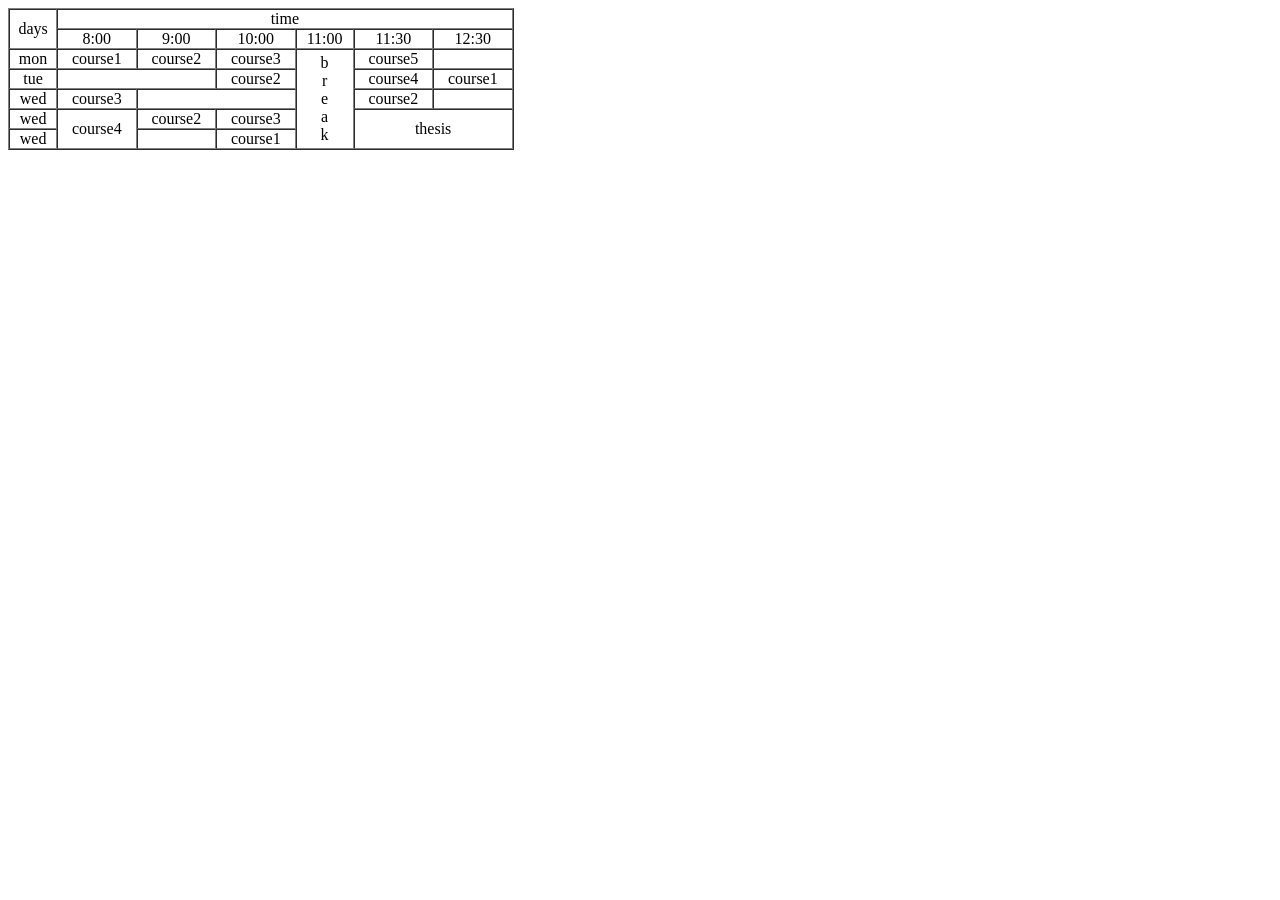
<file: Day02/AnhNH/baitap2.html>
<!DOCTYPE html>
<html lang="en">

<head>
    <meta charset="UTF-8">
    <meta http-equiv="X-UA-Compatible" content="IE=edge">
    <meta name="viewport" content="width=device-width, initial-scale=1.0">
    <title>bài tập 2</title>
</head>
<!-- <style>
    table {
        border-collapse: collapse;
    }

    td {
        border: 1px solid black;
    }
</style> -->

<body>
    <table style="width: 40%; text-align: center;" border="1" cellpadding="0" cellspacing="0">
        <tr>
            <td rowspan="2">days</td>
            <td colspan="6">time</td>
            </td>
        </tr>
        <tr>
            <td>8:00</td>
            <td>9:00</td>
            <td>10:00</td>
            <td>11:00</td>
            <td>11:30</td>
            <td>12:30</td>
        </tr>
        <tr>
            <td>mon</td>
            <td>course1</td>
            <td>course2</td>
            <td>course3</td>
            <td rowspan="5">b<br>r<br>e<br>a<br>k</td>
            <td>course5</td>
            <td></td>
        </tr>
        <tr>
            <td>tue</td>
            <td colspan="2"></td>
            <td>course2</td>
            <td>course4</td>
            <td>course1</td>
        </tr>
        <tr>
            <td>wed</td>
            <td>course3</td>
            <td colspan="2"></td>
            <td>course2</td>
            <td></td>
        </tr>
        <tr>
            <td>wed</td>
            <td rowspan="2">course4</td>
            <td>course2</td>
            <td>course3</td>
            <td colspan="2" rowspan="2">thesis</td>
        </tr>
        <tr>
            <td>wed</td>
            <td></td>
            <td>course1</td>

        </tr>
    </table>
</body>

</html>
</file>
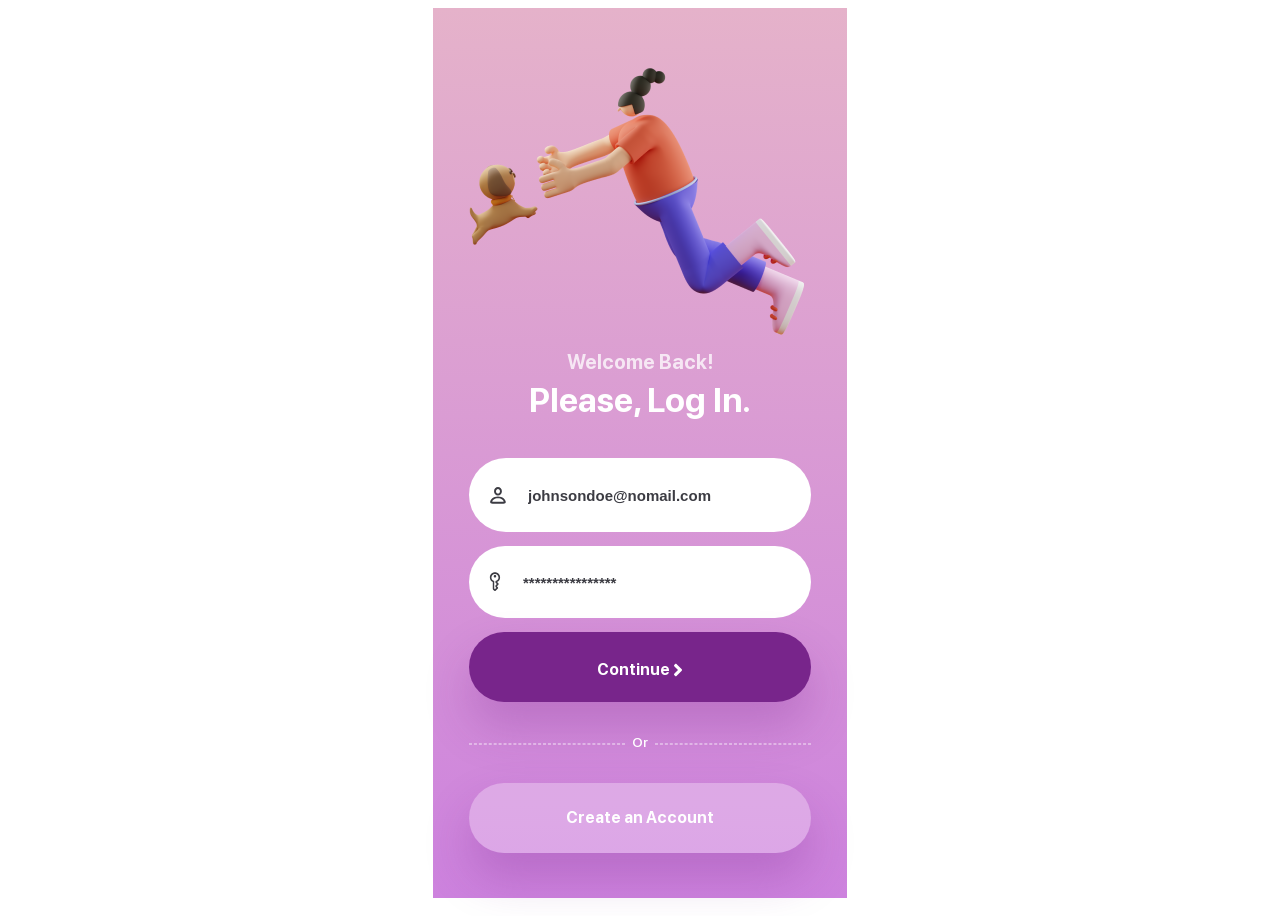
<file: Day15/AnhNH/OOCSS+BEM/sign-up.html>
<!DOCTYPE html>
<html lang="en">

<head>
    <meta charset="UTF-8">
    <meta http-equiv="X-UA-Compatible" content="IE=edge">
    <meta name="viewport" content="width=device-width, initial-scale=1.0">
    <link rel="stylesheet" href="css/style.css">
    <title>sign up</title>
</head>

<body>
    <main class="layout layout-up">
        <img src="./img/Mask Group.png" alt="" class="signup__image" />
        <h4 class="layout__h4">Welcome Back!</h4>
        <h2 class="layout__h2">Please, Log In.</h2>
        <form action="#" method="post" class="form form__signup">
            <div class="form__row">
                <svg xmlns="http://www.w3.org/2000/svg" width="17" height="18" viewBox="0 0 14 15" fill="none"
                    class="form__row-icon">
                    <path
                        d="M7.38623 7.92432C9.21729 7.92432 10.6748 6.34229 10.6748 4.36475C10.6748 2.4458 9.20264 0.885742 7.38623 0.885742C5.58447 0.885742 4.09766 2.46045 4.10498 4.37207C4.1123 6.34229 5.5625 7.92432 7.38623 7.92432ZM7.38623 6.33496C6.48535 6.33496 5.73096 5.48535 5.73096 4.37207C5.72363 3.31006 6.49268 2.4751 7.38623 2.4751C8.29443 2.4751 9.04883 3.30273 9.04883 4.36475C9.04883 5.47803 8.30176 6.33496 7.38623 6.33496ZM2.88916 14.7944H11.8906C13.2383 14.7944 13.9048 14.333 13.9048 13.3662C13.9048 11.1836 11.2241 8.67139 7.38623 8.67139C3.54834 8.67139 0.867676 11.1836 0.867676 13.3662C0.867676 14.333 1.53418 14.7944 2.88916 14.7944ZM2.87451 13.2051C2.73535 13.2051 2.68408 13.1465 2.68408 13.0439C2.68408 12.0771 4.40527 10.2607 7.38623 10.2607C10.3672 10.2607 12.0884 12.0771 12.0884 13.0439C12.0884 13.1465 12.0444 13.2051 11.8979 13.2051H2.87451Z"
                        fill="#3C3C43" />
                </svg>
                <input type="email" name="email" placeholder="johnsondoe@nomail.com" class="form__row-input" />
            </div>
            <div class="form__row form__row-pass">
                <svg xmlns="http://www.w3.org/2000/svg" width="12" height="20" viewBox="0 0 12 20" fill="none"
                    class="form__row-icon">
                    <path
                        d="M5.3208 18.7354C5.72363 19.0796 6.26562 19.1162 6.63916 18.7427L8.90234 16.4868C9.26855 16.1133 9.26123 15.5347 8.8877 15.1685L7.91357 14.187L9.41504 12.6855C9.77393 12.3193 9.77393 11.7407 9.40771 11.3672L8.08203 10.0415C10.0156 9.01611 11.0923 7.36084 11.0923 5.42725C11.0923 2.60742 8.81445 0.32959 5.97998 0.32959C3.13818 0.32959 0.867676 2.6001 0.867676 5.42725C0.867676 7.41943 1.98828 9.20654 3.77539 10.0562V16.853C3.77539 17.146 3.87061 17.4902 4.12695 17.71L5.3208 18.7354ZM5.97998 17.168L5.21094 16.4062V8.88428C3.63623 8.56201 2.43506 7.14111 2.43506 5.42725C2.43506 3.479 4.01709 1.9043 5.97998 1.9043C7.93555 1.9043 9.51025 3.479 9.51025 5.42725C9.51025 7.12646 8.30176 8.56934 6.49268 8.9209V10.686L7.83301 12.041L6.43408 13.418V14.9414L7.32031 15.813L5.97998 17.168ZM5.97998 5.41992C6.66846 5.41992 7.2251 4.85596 7.2251 4.1748C7.2251 3.48633 6.66846 2.92969 5.97998 2.92969C5.28418 2.92969 4.73486 3.479 4.73486 4.1748C4.73486 4.85596 5.2915 5.41992 5.97998 5.41992Z"
                        fill="#3C3C43" />
                </svg>
                <input type="password" name="password" placeholder="****************" class="form__row-input" />
            </div>
            <button type="submit" class="layout__btn layout__btn-up">Continue <svg xmlns="http://www.w3.org/2000/svg" heght="10" width="10"
                    aria-hidden="true" focusable="false" data-prefix="fas" data-icon="angle-right"
                    class="angle-right" role="img" viewBox="0 0 256 512">
                    <path fill="currentColor"
                        d="M224.3 273l-136 136c-9.4 9.4-24.6 9.4-33.9 0l-22.6-22.6c-9.4-9.4-9.4-24.6 0-33.9l96.4-96.4-96.4-96.4c-9.4-9.4-9.4-24.6 0-33.9L54.3 103c9.4-9.4 24.6-9.4 33.9 0l136 136c9.5 9.4 9.5 24.6.1 34z" />
                </svg></button>
            <div class="layout__separator">Or</div>
            <a href="singn-in.html" class="layout__btn btn-link"> Create an Account</a>
        </form>
    </main>
</body>

</html>
</file>
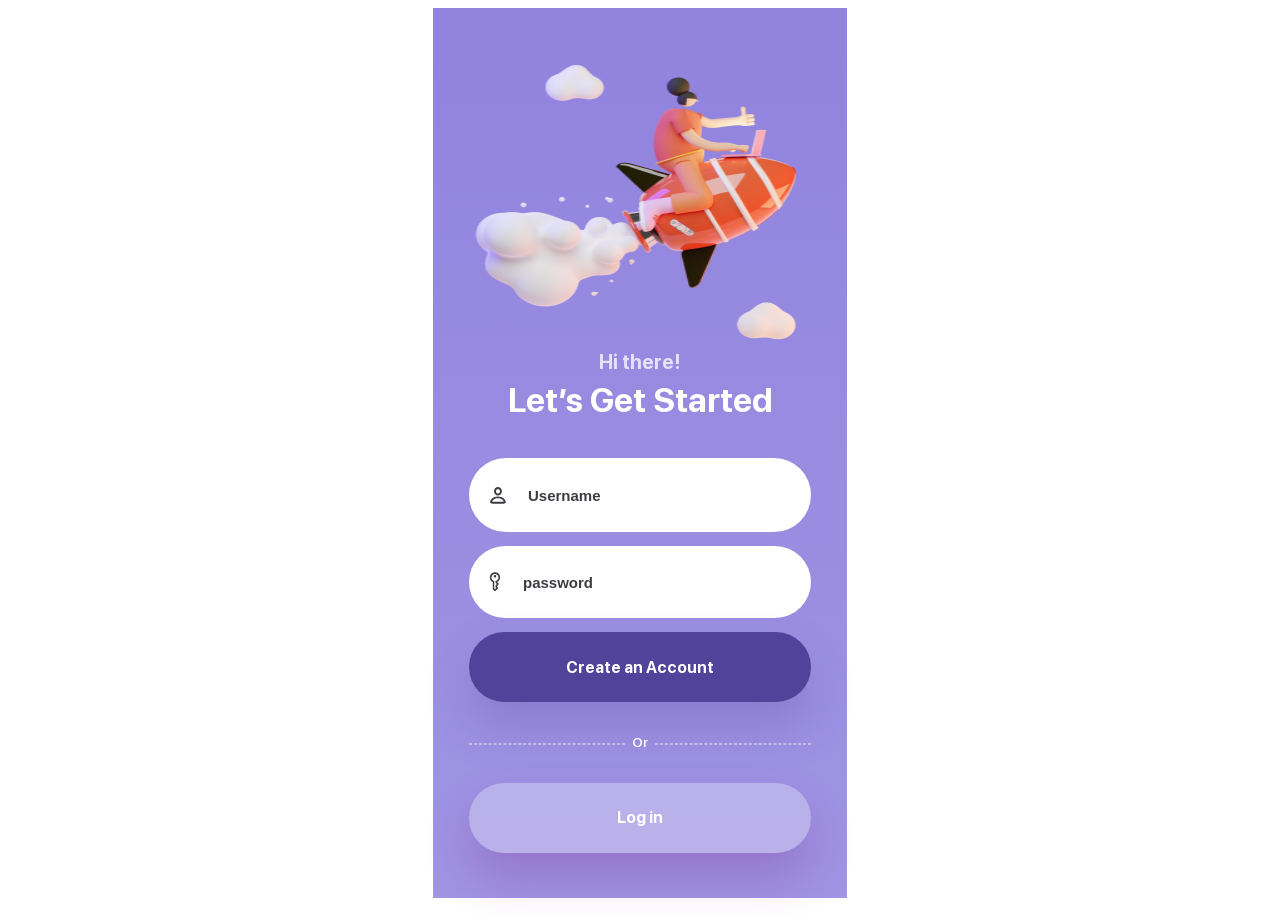
<file: Day15/AnhNH/OOCSS+BEM/singn-in.html>
<!DOCTYPE html>
<html lang="en">

<head>
    <meta charset="UTF-8">
    <meta http-equiv="X-UA-Compatible" content="IE=edge">
    <meta name="viewport" content="width=device-width, initial-scale=1.0">
    <link rel="stylesheet" href="css/style.css">
    <title>sign in</title>
</head>

<body>
    <main class="layout layout-in">
        <img src="./img/Mask Group2.png" alt="" class="signin__image" />
        <h4 class="layout__h4">Hi there!</h4>
        <h2 class="layout__h2">Let’s Get Started</h2>
        <form action="#" method="post" class="form form__signup">
            <div class="form__row">
                <svg xmlns="http://www.w3.org/2000/svg" width="17" height="18" viewBox="0 0 14 15" fill="none"
                    class="form__row-icon">
                    <path
                        d="M7.38623 7.92432C9.21729 7.92432 10.6748 6.34229 10.6748 4.36475C10.6748 2.4458 9.20264 0.885742 7.38623 0.885742C5.58447 0.885742 4.09766 2.46045 4.10498 4.37207C4.1123 6.34229 5.5625 7.92432 7.38623 7.92432ZM7.38623 6.33496C6.48535 6.33496 5.73096 5.48535 5.73096 4.37207C5.72363 3.31006 6.49268 2.4751 7.38623 2.4751C8.29443 2.4751 9.04883 3.30273 9.04883 4.36475C9.04883 5.47803 8.30176 6.33496 7.38623 6.33496ZM2.88916 14.7944H11.8906C13.2383 14.7944 13.9048 14.333 13.9048 13.3662C13.9048 11.1836 11.2241 8.67139 7.38623 8.67139C3.54834 8.67139 0.867676 11.1836 0.867676 13.3662C0.867676 14.333 1.53418 14.7944 2.88916 14.7944ZM2.87451 13.2051C2.73535 13.2051 2.68408 13.1465 2.68408 13.0439C2.68408 12.0771 4.40527 10.2607 7.38623 10.2607C10.3672 10.2607 12.0884 12.0771 12.0884 13.0439C12.0884 13.1465 12.0444 13.2051 11.8979 13.2051H2.87451Z"
                        fill="#3C3C43" />
                </svg>
                <input type="text" name="email" placeholder="Username" class="form__row-input" />
            </div>
            <div class="form__row form__row-pass">
                <svg xmlns="http://www.w3.org/2000/svg" width="12" height="20" viewBox="0 0 12 20" fill="none"
                    class="form__row-icon">
                    <path
                        d="M5.3208 18.7354C5.72363 19.0796 6.26562 19.1162 6.63916 18.7427L8.90234 16.4868C9.26855 16.1133 9.26123 15.5347 8.8877 15.1685L7.91357 14.187L9.41504 12.6855C9.77393 12.3193 9.77393 11.7407 9.40771 11.3672L8.08203 10.0415C10.0156 9.01611 11.0923 7.36084 11.0923 5.42725C11.0923 2.60742 8.81445 0.32959 5.97998 0.32959C3.13818 0.32959 0.867676 2.6001 0.867676 5.42725C0.867676 7.41943 1.98828 9.20654 3.77539 10.0562V16.853C3.77539 17.146 3.87061 17.4902 4.12695 17.71L5.3208 18.7354ZM5.97998 17.168L5.21094 16.4062V8.88428C3.63623 8.56201 2.43506 7.14111 2.43506 5.42725C2.43506 3.479 4.01709 1.9043 5.97998 1.9043C7.93555 1.9043 9.51025 3.479 9.51025 5.42725C9.51025 7.12646 8.30176 8.56934 6.49268 8.9209V10.686L7.83301 12.041L6.43408 13.418V14.9414L7.32031 15.813L5.97998 17.168ZM5.97998 5.41992C6.66846 5.41992 7.2251 4.85596 7.2251 4.1748C7.2251 3.48633 6.66846 2.92969 5.97998 2.92969C5.28418 2.92969 4.73486 3.479 4.73486 4.1748C4.73486 4.85596 5.2915 5.41992 5.97998 5.41992Z"
                        fill="#3C3C43" />
                </svg>
                <input type="password" name="password" placeholder="password" class="form__row-input" />
            </div>
            <button type="submit" class="layout__btn layout__btn-in">Create an Account</button>
            <div class="layout__separator">Or</div>
            <a href="sign-up.html" class="layout__btn btn-link"> Log in</a>
        </form>
    </main>
</body>

</html>
</file>
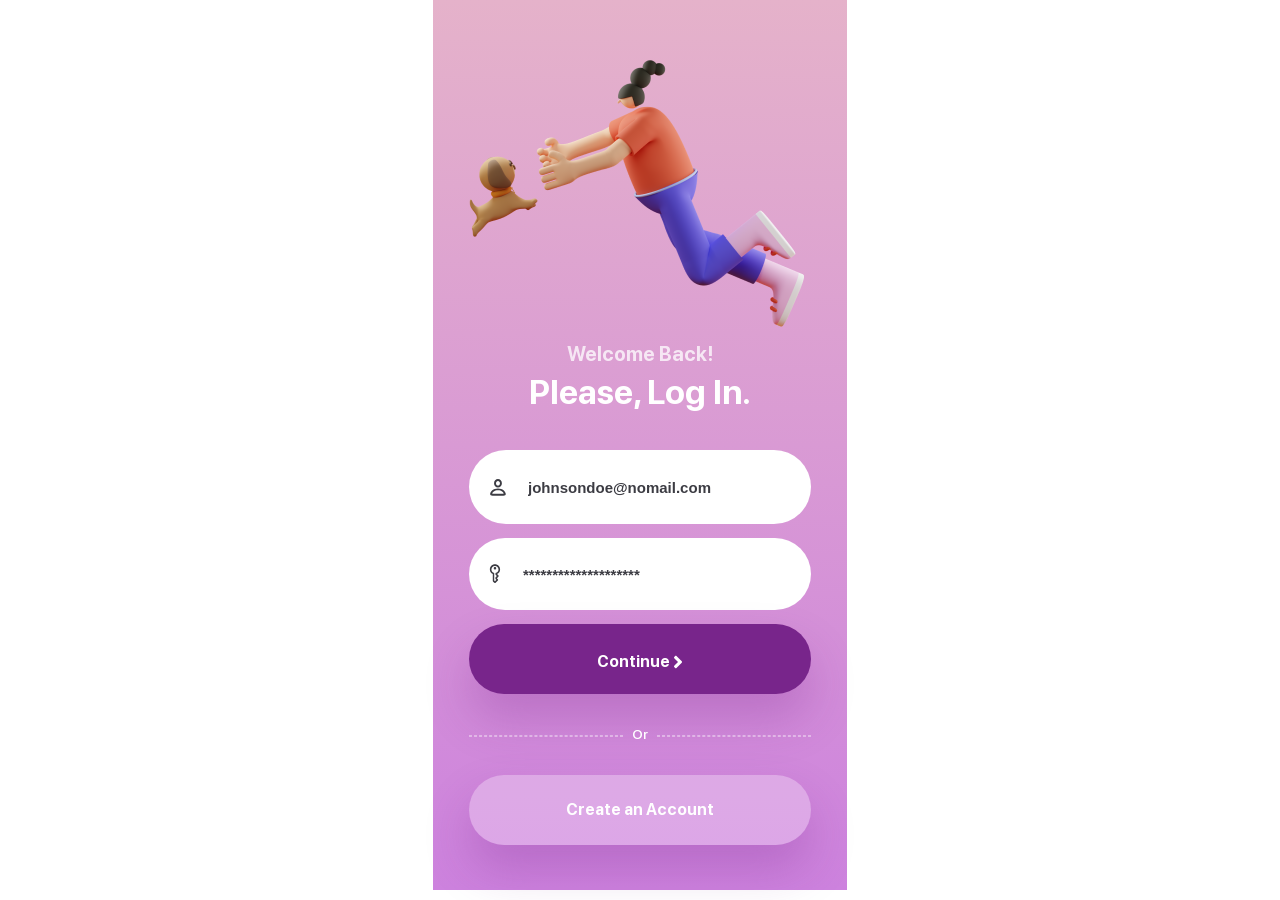
<file: Day15/AnhNH/OOCSS+SMACSS/sign-up.html>
<!DOCTYPE html>
<html lang="en">

<head>
    <meta charset="UTF-8">
    <meta http-equiv="X-UA-Compatible" content="IE=edge">
    <meta name="viewport" content="width=device-width, initial-scale=1.0">
    <link rel="stylesheet" href="css/style.css">
    <title>sign up</title>
</head>

<body>
    <main class="layout layout-up">
        <img src="./img/Mask Group.png" alt="" class="signup__image" />
        <h4 class="layout__h4">Welcome Back!</h4>
        <h2 class="layout__h2">Please, Log In.</h2>
        <form action="#" method="post" class="form form__signup">
            <div class="form__row">
                <svg xmlns="http://www.w3.org/2000/svg" width="17" height="18" viewBox="0 0 14 15" fill="none"
                    class="form__row-icon">
                    <path
                        d="M7.38623 7.92432C9.21729 7.92432 10.6748 6.34229 10.6748 4.36475C10.6748 2.4458 9.20264 0.885742 7.38623 0.885742C5.58447 0.885742 4.09766 2.46045 4.10498 4.37207C4.1123 6.34229 5.5625 7.92432 7.38623 7.92432ZM7.38623 6.33496C6.48535 6.33496 5.73096 5.48535 5.73096 4.37207C5.72363 3.31006 6.49268 2.4751 7.38623 2.4751C8.29443 2.4751 9.04883 3.30273 9.04883 4.36475C9.04883 5.47803 8.30176 6.33496 7.38623 6.33496ZM2.88916 14.7944H11.8906C13.2383 14.7944 13.9048 14.333 13.9048 13.3662C13.9048 11.1836 11.2241 8.67139 7.38623 8.67139C3.54834 8.67139 0.867676 11.1836 0.867676 13.3662C0.867676 14.333 1.53418 14.7944 2.88916 14.7944ZM2.87451 13.2051C2.73535 13.2051 2.68408 13.1465 2.68408 13.0439C2.68408 12.0771 4.40527 10.2607 7.38623 10.2607C10.3672 10.2607 12.0884 12.0771 12.0884 13.0439C12.0884 13.1465 12.0444 13.2051 11.8979 13.2051H2.87451Z"
                        fill="#3C3C43" />
                </svg>
                <input type="email" name="email" placeholder="johnsondoe@nomail.com" class="form__row-input" />
            </div>
            <div class="form__row form__row-pass">
                <svg xmlns="http://www.w3.org/2000/svg" width="12" height="20" viewBox="0 0 12 20" fill="none"
                    class="form__row-icon">
                    <path
                        d="M5.3208 18.7354C5.72363 19.0796 6.26562 19.1162 6.63916 18.7427L8.90234 16.4868C9.26855 16.1133 9.26123 15.5347 8.8877 15.1685L7.91357 14.187L9.41504 12.6855C9.77393 12.3193 9.77393 11.7407 9.40771 11.3672L8.08203 10.0415C10.0156 9.01611 11.0923 7.36084 11.0923 5.42725C11.0923 2.60742 8.81445 0.32959 5.97998 0.32959C3.13818 0.32959 0.867676 2.6001 0.867676 5.42725C0.867676 7.41943 1.98828 9.20654 3.77539 10.0562V16.853C3.77539 17.146 3.87061 17.4902 4.12695 17.71L5.3208 18.7354ZM5.97998 17.168L5.21094 16.4062V8.88428C3.63623 8.56201 2.43506 7.14111 2.43506 5.42725C2.43506 3.479 4.01709 1.9043 5.97998 1.9043C7.93555 1.9043 9.51025 3.479 9.51025 5.42725C9.51025 7.12646 8.30176 8.56934 6.49268 8.9209V10.686L7.83301 12.041L6.43408 13.418V14.9414L7.32031 15.813L5.97998 17.168ZM5.97998 5.41992C6.66846 5.41992 7.2251 4.85596 7.2251 4.1748C7.2251 3.48633 6.66846 2.92969 5.97998 2.92969C5.28418 2.92969 4.73486 3.479 4.73486 4.1748C4.73486 4.85596 5.2915 5.41992 5.97998 5.41992Z"
                        fill="#3C3C43" />
                </svg>
                <input type="password" name="password" placeholder="********************" class="form__row-input" />
            </div>
            <button type="submit" class="layout__btn layout__btn-up">Continue <svg xmlns="http://www.w3.org/2000/svg" heght="10" width="10"
                    aria-hidden="true" focusable="false" data-prefix="fas" data-icon="angle-right"
                    class="angle-right" role="img" viewBox="0 0 256 512">
                    <path fill="currentColor"
                        d="M224.3 273l-136 136c-9.4 9.4-24.6 9.4-33.9 0l-22.6-22.6c-9.4-9.4-9.4-24.6 0-33.9l96.4-96.4-96.4-96.4c-9.4-9.4-9.4-24.6 0-33.9L54.3 103c9.4-9.4 24.6-9.4 33.9 0l136 136c9.5 9.4 9.5 24.6.1 34z" />
                </svg></button>
            <div class="layout__separator">Or</div>
            <a href="singn-in.html" class="layout__btn btn-link"> Create an Account</a>
        </form>
    </main>
</body>

</html>
</file>
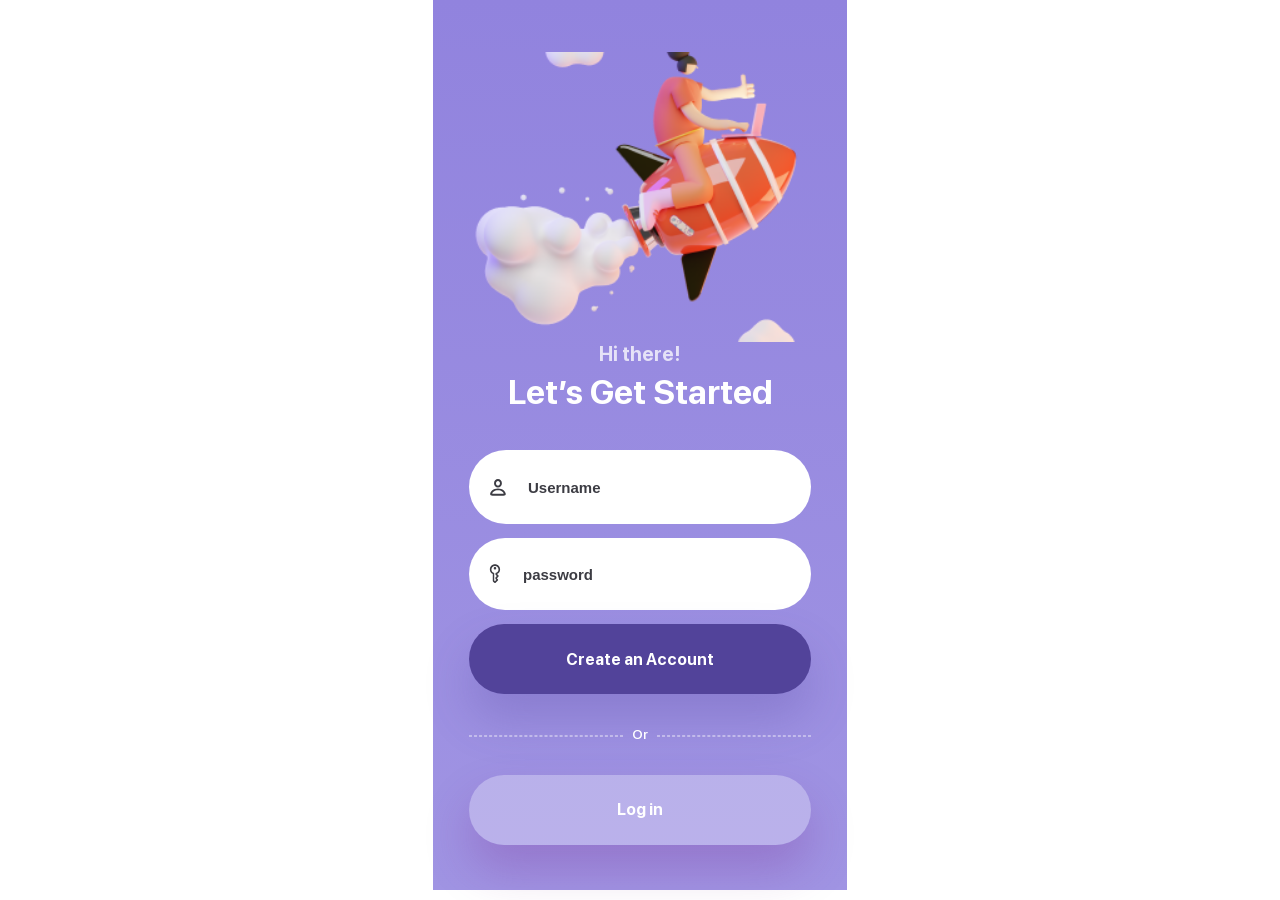
<file: Day15/AnhNH/OOCSS+SMACSS/singn-in.html>
<!DOCTYPE html>
<html lang="en">

<head>
    <meta charset="UTF-8">
    <meta http-equiv="X-UA-Compatible" content="IE=edge">
    <meta name="viewport" content="width=device-width, initial-scale=1.0">
    <link rel="stylesheet" href="css/style.css">
    <title>sign in</title>
</head>

<body>
    <main class="layout layout-in">
        <img src="./img/Mask Group2.png" alt="" class="signin__image" />
        <h4 class="layout__h4">Hi there!</h4>
        <h2 class="layout__h2">Let’s Get Started</h2>
        <form action="#" method="post" class="form form__signup">
            <div class="form__row">
                <svg xmlns="http://www.w3.org/2000/svg" width="17" height="18" viewBox="0 0 14 15" fill="none"
                    class="form__row-icon">
                    <path
                        d="M7.38623 7.92432C9.21729 7.92432 10.6748 6.34229 10.6748 4.36475C10.6748 2.4458 9.20264 0.885742 7.38623 0.885742C5.58447 0.885742 4.09766 2.46045 4.10498 4.37207C4.1123 6.34229 5.5625 7.92432 7.38623 7.92432ZM7.38623 6.33496C6.48535 6.33496 5.73096 5.48535 5.73096 4.37207C5.72363 3.31006 6.49268 2.4751 7.38623 2.4751C8.29443 2.4751 9.04883 3.30273 9.04883 4.36475C9.04883 5.47803 8.30176 6.33496 7.38623 6.33496ZM2.88916 14.7944H11.8906C13.2383 14.7944 13.9048 14.333 13.9048 13.3662C13.9048 11.1836 11.2241 8.67139 7.38623 8.67139C3.54834 8.67139 0.867676 11.1836 0.867676 13.3662C0.867676 14.333 1.53418 14.7944 2.88916 14.7944ZM2.87451 13.2051C2.73535 13.2051 2.68408 13.1465 2.68408 13.0439C2.68408 12.0771 4.40527 10.2607 7.38623 10.2607C10.3672 10.2607 12.0884 12.0771 12.0884 13.0439C12.0884 13.1465 12.0444 13.2051 11.8979 13.2051H2.87451Z"
                        fill="#3C3C43" />
                </svg>
                <input type="text" name="email" placeholder="Username" class="form__row-input" />
            </div>
            <div class="form__row form__row-pass ">
                <svg xmlns="http://www.w3.org/2000/svg" width="12" height="20" viewBox="0 0 12 20" fill="none"
                    class="form__row-icon">
                    <path
                        d="M5.3208 18.7354C5.72363 19.0796 6.26562 19.1162 6.63916 18.7427L8.90234 16.4868C9.26855 16.1133 9.26123 15.5347 8.8877 15.1685L7.91357 14.187L9.41504 12.6855C9.77393 12.3193 9.77393 11.7407 9.40771 11.3672L8.08203 10.0415C10.0156 9.01611 11.0923 7.36084 11.0923 5.42725C11.0923 2.60742 8.81445 0.32959 5.97998 0.32959C3.13818 0.32959 0.867676 2.6001 0.867676 5.42725C0.867676 7.41943 1.98828 9.20654 3.77539 10.0562V16.853C3.77539 17.146 3.87061 17.4902 4.12695 17.71L5.3208 18.7354ZM5.97998 17.168L5.21094 16.4062V8.88428C3.63623 8.56201 2.43506 7.14111 2.43506 5.42725C2.43506 3.479 4.01709 1.9043 5.97998 1.9043C7.93555 1.9043 9.51025 3.479 9.51025 5.42725C9.51025 7.12646 8.30176 8.56934 6.49268 8.9209V10.686L7.83301 12.041L6.43408 13.418V14.9414L7.32031 15.813L5.97998 17.168ZM5.97998 5.41992C6.66846 5.41992 7.2251 4.85596 7.2251 4.1748C7.2251 3.48633 6.66846 2.92969 5.97998 2.92969C5.28418 2.92969 4.73486 3.479 4.73486 4.1748C4.73486 4.85596 5.2915 5.41992 5.97998 5.41992Z"
                        fill="#3C3C43" />
                </svg>
                <input type="password" name="password" placeholder="password" class="form__row-input" />
            </div>
            <button type="submit" class="layout__btn layout__btn-in">Create an Account</button>
            <div class="layout__separator">Or</div>
            <a href="sign-up.html" class="layout__btn btn-link"> Log in</a>
        </form>
    </main>
</body>

</html>
</file>
<file: Day15/AnhNH/OOCSS+BEM/css/style.css>
@font-face {
    font-family: "SF Pro Display";
    src: url("../fonts/SFProDisplay-BlackItalic.woff2") format("woff2"), url("../font/SFProDisplay-BlackItalic.woff") format("woff");
    font-weight: 900;
    font-style: italic;
    font-display: swap;
}

@font-face {
    font-family: "SF Pro Display";
    src: url("../fonts/SFProDisplay-HeavyItalic.woff2") format("woff2"), url("../fonts/SFProDisplay-HeavyItalic.woff") format("woff");
    font-weight: 900;
    font-style: italic;
    font-display: swap;
}

@font-face {
    font-family: "SF Pro Display";
    src: url("../fonts/SFProDisplay-LightItalic.woff2") format("woff2"), url("../fonts/SFProDisplay-LightItalic.woff") format("woff");
    font-weight: 200;
    font-style: italic;
    font-display: swap;
}

@font-face {
    font-family: "SF Pro Display";
    src: url("../fonts/SFProDisplay-Bold.woff2") format("woff2"), url("../fonts/SFProDisplay-Bold.woff") format("woff");
    font-weight: bold;
    font-style: normal;
    font-display: swap;
}

@font-face {
    font-family: "SF Pro Display";
    src: url("../fonts/SFProDisplay-Regular.woff2") format("woff2"), url("../fonts/SFProDisplay-Regular.woff") format("woff");
    font-weight: normal;
    font-style: normal;
    font-display: swap;
}

@font-face {
    font-family: "SF Pro Display";
    src: url("../fonts/SFProDisplay-Medium.woff2") format("woff2"), url("../fonts/SFProDisplay-Medium.woff") format("woff");
    font-weight: 500;
    font-style: normal;
    font-display: swap;
}

@font-face {
    font-family: "SF Pro Display";
    src: url("../fonts/SFProDisplay-SemiboldItalic.woff2") format("woff2"), url("../fonts/SFProDisplay-SemiboldItalic.woff") format("woff");
    font-weight: 600;
    font-style: italic;
    font-display: swap;
}

@font-face {
    font-family: "SF Pro Display";
    src: url("../fonts/SFProDisplay-UltralightItalic.woff2") format("woff2"), url("../fonts/SFProDisplay-UltralightItalic.woff") format("woff");
    font-weight: 200;
    font-style: italic;
    font-display: swap;
}

@font-face {
    font-family: "SF Pro Display";
    src: url("../fonts/SFProDisplay-ThinItalic.woff2") format("woff2"), url("../fonts/SFProDisplay-ThinItalic.woff") format("woff");
    font-weight: 100;
    font-style: italic;
    font-display: swap;
}

/* reset page */

* {
    box-sizing: border-box;
}

html, body {
    min-height: 100vh;
    font-family: "SF Pro Display";
    font-size: 16px;
}

/* main */

.layout {
    width: 414px;
    margin: auto;
    padding: 52px 30px 45px 30px;
}

.layout-up {
    background: linear-gradient(180deg, #E5B2CA 0%, #CD82DE 100%);
}

.layout-in {
    background: linear-gradient(180deg, #9183DE 0%, #A094E3 100%);
}

.signup__image {
    width: 353px;
    height: 290px;
    display: block;
    margin: 0px auto;
}

.signin__image {
    width: 353px;
    height: 290px;
    display: block;
    margin: 0px auto;
}

.layout__h4, .layout__h2 {
    text-align: center;
}

.layout__h4 {
    font-weight: 600;
    font-size: 20px;
    line-height: 24px;
    margin: 0;
    color: rgba(255, 255, 255, 0.75);
}

.layout__h2 {
    font-weight: 800;
    font-size: 34px;
    line-height: 41px;
    margin: 6px 0 37px 0;
    color: #FFFFFF;
}

/* form  */

.form {
    padding: 0 6px;
}

.form__row {
    background: #FFFFFF;
    border-radius: 37px;
    Width: 342px;
    Height: 74px;
    margin-bottom: 14px;
    display: flex;
    align-items: center;
    cursor: pointer;
}
.form__row-pass{
    height: 72px;
}
.form__row-input {
    font-size: 15px;
    flex-grow: 1;
    margin: 0px 20px;
    border: none;
}

.form .form__row-input::placeholder {
    font-size: 15px;
    color: #3C3C43;
    font-weight: 600;
    line-height: 18px;
}

.form .form__row-input:focus {
    border: none;
    outline: none;
}

.form__row-icon {
    margin-left: 20px;
}

/* btn */

.layout__btn {
    width: 342px;
    height: 70px;
    font-family: "SF Pro Display";
    font-weight: 700;
    font-weight: bold;
    font-size: 16px;
    text-align: center;
    color: #FFFFFF;
    border-radius: 37px;
    border: none;
    margin-bottom: 32px;
}

.layout__btn-up {
    background-color: #78258B;
    box-shadow: 0px 25px 45px rgba(120, 37, 139, 0.25);
}

.layout__btn-up:hover {
    background-color: #9f4db1;
}

.layout__btn-in {
    background: #52439A;
    box-shadow: 0px 25px 45px rgba(82, 67, 154, 0.25);
}

.layout__btn-in:hover {
    background: #8777d6;
}

/* layout__separator */

.layout__separator {
    font-family: "SF Pro Display";
    font-style: normal;
    font-weight: 500;
    font-size: 14px;
    line-height: 17px;
    color: #FFFFFF;
    position: relative;
    text-align: center;
    margin-bottom: 32px;
}

.layout__separator::before, .layout__separator::after {
    content: "";
    border: 1px dashed rgba(255, 255, 255, 0.4);
    position: absolute;
    top: 50%;
    width: 45%;
    height: 0;
}

.layout__separator::before {
    right: 0;
}

.layout__separator::after {
    left: 0;
}

/* link */

.btn-link {
    background: rgba(255, 255, 255, 0.28);
    box-shadow: 0px 25px 45px rgba(120, 37, 139, 0.25);
    text-decoration: none;
    display: block;
    line-height: 70px;
    text-align: center;
    margin: 0;
}
.angle-right{
    transform: translateY(5px);
}
.btn-link:hover {
    background: rgba(233, 169, 169, 0.28);
}
</file>
<file: Day15/AnhNH/OOCSS+SMACSS/css/style.css>
@import url("base/fonts.css");
@import url("base/reset.css");
@import url("layout/layout.css");
@import url("module/form.css");
@import url("module/btn.css");
/* reset page */

* {
    box-sizing: border-box;
}

html, body {
    min-height: 100vh;
    font-family: "SF Pro Display";
    font-size: 16px;
}

.signup__image {
    width: 353px;
    height: 290px;
    display: block;
    margin: 0px auto;
}

.signin__image {
    width: 353px;
    height: 290px;
    display: block;
    margin: 0px auto;
}

.layout__h4, .layout__h2 {
    text-align: center;
}

.layout__h4 {
    font-weight: 600;
    font-size: 20px;
    line-height: 24px;
    margin: 0;
    color: rgba(255, 255, 255, 0.75);
}

.layout__h2 {
    font-weight: 800;
    font-size: 34px;
    line-height: 41px;
    margin: 6px 0 37px 0;
    color: #FFFFFF;
}
</file>
